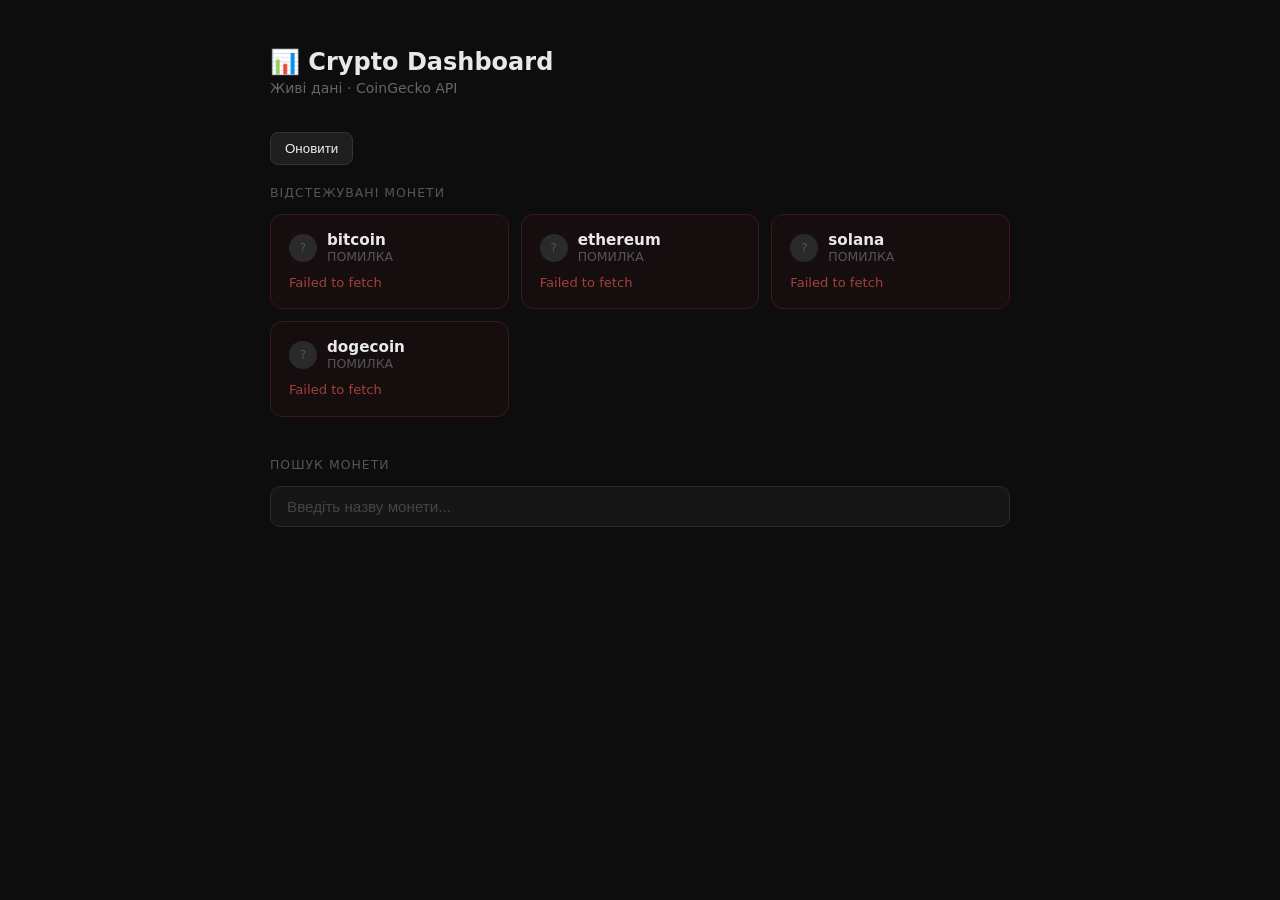
<file: lab11/index.html>
<!DOCTYPE html>
<html lang="uk">
<head>
  <meta charset="UTF-8">
  <title>Crypto Dashboard</title>
  <style>
    *, *::before, *::after { box-sizing: border-box; margin: 0; padding: 0; }

body {
  font-family: system-ui, sans-serif;
  background: #0d0d0d;
  color: #e8e8e8;
  max-width: 780px;
  margin: 48px auto;
  padding: 0 20px;
}

h1 { font-size: 1.5rem; margin-bottom: 4px; }
.subtitle { color: #666; font-size: 0.88rem; margin-bottom: 36px; }

/* --- Секція моніторингу --- */
.section-title {
  font-size: 0.78rem;
  text-transform: uppercase;
  letter-spacing: 0.08em;
  color: #555;
  margin-bottom: 14px;
}

.coins-grid {
  display: grid;
  grid-template-columns: repeat(auto-fill, minmax(220px, 1fr));
  gap: 12px;
  margin-bottom: 40px;
  min-height: 120px;
}

.coin-card {
  background: #161616;
  border: 1px solid #222;
  border-radius: 12px;
  padding: 16px 18px;
  position: relative;
}

.coin-card.loading {
  opacity: 0.4;
  animation: pulse 1.2s ease-in-out infinite;
}

.coin-card.error {
  border-color: #3a1a1a;
  background: #160e0e;
}

@keyframes pulse {
  0%, 100% { opacity: 0.4; }
  50%       { opacity: 0.15; }
}

.coin-header {
  display: flex;
  align-items: center;
  gap: 10px;
  margin-bottom: 10px;
}

.coin-icon { width: 28px; height: 28px; border-radius: 50%; }
.coin-icon-placeholder {
  width: 28px; height: 28px;
  border-radius: 50%;
  background: #2a2a2a;
  display: flex; align-items: center; justify-content: center;
  font-size: 0.75rem; color: #555;
}

.coin-name   { font-weight: 600; font-size: 0.95rem; }
.coin-symbol { font-size: 0.78rem; color: #555; text-transform: uppercase; }

.coin-price {
  font-size: 1.3rem;
  font-weight: 700;
  color: #f0c040;
  margin-bottom: 4px;
}

.coin-change {
  font-size: 0.82rem;
  font-weight: 500;
}
.coin-change.up   { color: #3dd68c; }
.coin-change.down { color: #e05c5c; }

.error-text {
  color: #a04040;
  font-size: 0.82rem;
  line-height: 1.4;
}

/* --- Пошук --- */
.search-wrap { position: relative; margin-bottom: 40px; }

.search-input {
  width: 100%;
  background: #161616;
  border: 1px solid #2a2a2a;
  color: #e8e8e8;
  border-radius: 10px;
  padding: 11px 16px;
  font-size: 0.95rem;
  outline: none;
  transition: border-color 0.2s;
}

.search-input:focus { border-color: #444; }
.search-input::placeholder { color: #444; }

.search-status {
  font-size: 0.8rem;
  color: #555;
  margin-top: 6px;
  min-height: 18px;
}

.search-results {
  list-style: none;
  margin-top: 10px;
}

.search-results li {
  display: flex;
  align-items: center;
  gap: 10px;
  padding: 9px 12px;
  border-radius: 8px;
  cursor: pointer;
  font-size: 0.9rem;
  transition: background 0.15s;
}

.search-results li:hover { background: #1e1e1e; }
.search-results li img   { width: 22px; height: 22px; border-radius: 50%; }
.result-sym { color: #555; font-size: 0.78rem; text-transform: uppercase; }

/* --- Стан помилки для всього блоку --- */
.block-error {
  background: #160e0e;
  border: 1px solid #3a1a1a;
  border-radius: 10px;
  padding: 14px 18px;
  color: #a04040;
  font-size: 0.88rem;
  margin-bottom: 16px;
}

  </style>
</head>
<body>
  <h1>📊 Crypto Dashboard</h1>
<p class="subtitle">Живі дані · CoinGecko API</p>

<button id="refresh-btn" style="
  margin-bottom: 20px;
  padding: 8px 14px;
  border-radius: 8px;
  border: 1px solid #333;
  background: #1e1e1e;
  color: #eee;
  cursor: pointer;
">
  Оновити
</button>

<!-- Блок 1: моніторинг конкретних монет -->
<div class="section-title">Відстежувані монети</div>
<div id="coins-grid" class="coins-grid">
  <!-- картки з'являться після завантаження -->
</div>

<!-- Блок 2: пошук -->
<div class="section-title">Пошук монети</div>
<div class="search-wrap">
  <input
    id="search-input"
    class="search-input"
    type="text"
    placeholder="Введіть назву монети..."
    autocomplete="off"
  />
  <div id="search-status" class="search-status"></div>
  <ul id="search-results" class="search-results"></ul>
</div>


  <script>
    const BASE = 'https://api.coingecko.com/api/v3'

async function apiFetch(path, signal = null) {
  const options = signal ? { signal } : {}
  const res = await fetch(BASE + path, options)

  if (!res.ok) {
    const err = new Error(`HTTP ${res.status}`)
    err.status = res.status
    throw err
  }

  return res.json()
}
function renderCoinCard(coin) {
  return `
    <div class="coin-card">
      <div class="coin-header">
        <img class="coin-icon" src="${coin.image}" alt="${coin.symbol}" />
        <div>
          <div class="coin-name">${coin.name}</div>
          <div class="coin-symbol">${coin.symbol}</div>
        </div>
      </div>
      <div class="coin-price">$${coin.current_price.toLocaleString('en-US')}</div>
      <div class="coin-change ${coin.price_change_percentage_24h >= 0 ? 'up' : 'down'}">
        ${coin.price_change_percentage_24h >= 0 ? '▲' : '▼'}
        ${Math.abs(coin.price_change_percentage_24h).toFixed(2)}% за 24г
      </div>
    </div>
  `
}

function renderErrorCard(coinId, message) {
  return `
    <div class="coin-card error">
      <div class="coin-header">
        <div class="coin-icon-placeholder">?</div>
        <div>
          <div class="coin-name">${coinId}</div>
          <div class="coin-symbol">помилка</div>
        </div>
      </div>
      <div class="error-text">${message}</div>
    </div>
  `
}
const COINS = ['bitcoin', 'ethereum', 'solana', 'dogecoin']

async function loadCoins() {
  const grid = document.getElementById('coins-grid')
  const btn  = document.getElementById('refresh-btn')

  // 🔒 блокуємо кнопку
  btn.disabled = true
  btn.textContent = 'Завантаження…'

  try {
    grid.innerHTML = COINS.map(id => `
      <div class="coin-card loading">
        <div class="coin-header">
          <div class="coin-icon-placeholder">…</div>
          <div>
            <div class="coin-name">${id}</div>
            <div class="coin-symbol">завантаження</div>
          </div>
        </div>
        <div class="coin-price">—</div>
      </div>
    `).join('')

    const promises = COINS.map(id =>
      apiFetch(`/coins/markets?vs_currency=usd&ids=${id}`)
        .then(data => data[0])
    )

    const results = await Promise.allSettled(promises)

    grid.innerHTML = results.map((result, i) => {
      if (result.status === 'fulfilled') {
        return renderCoinCard(result.value)
      } else {
        const msg = result.reason?.status === 429
          ? 'Забагато запитів. Зачекайте хвилину.'
          : result.reason?.message ?? 'Невідома помилка'
        return renderErrorCard(COINS[i], msg)
      }
    }).join('')

  } finally {
    // розблоковуємо кнопку ЗАВЖДИ
    btn.disabled = false
    btn.textContent = 'Оновити'
  }
}
function renderSearchResults(coins) {
  const list = document.getElementById('search-results')

  if (coins.length === 0) {
    list.innerHTML = '<li style="color:#555; cursor:default">Нічого не знайдено</li>'
    return
  }

  list.innerHTML = coins.slice(0, 6).map(coin => `
    <li>
      <img src="${coin.thumb}" alt="${coin.symbol}" />
      <span>${coin.name}</span>
      <span class="result-sym">${coin.symbol}</span>
    </li>
  `).join('')
}
let searchController = null

async function searchCoins(query) {
  const statusEl = document.getElementById('search-status')
  const listEl   = document.getElementById('search-results')

  if (!query.trim()) {
    listEl.innerHTML  = ''
    statusEl.textContent = ''
    return
  }

  // Скасовуємо попередній запит якщо він ще в дорозі
  if (searchController) {
    searchController.abort()
  }
  searchController = new AbortController()

  statusEl.textContent = 'Пошук…'

  try {
    const data = await apiFetch(`/search?query=${encodeURIComponent(query)}`, searchController.signal)
    renderSearchResults(data.coins)
    statusEl.textContent = `Знайдено: ${data.coins.length}`
  } catch (err) {
    if (err.name === 'AbortError') {
      // Запит скасований — це нормально, просто ігноруємо
      return
    }
    listEl.innerHTML     = ''
    statusEl.textContent = `Помилка: ${err.message}`
  }
}

let debounceTimer = null

document.getElementById('search-input').addEventListener('input', e => {
  clearTimeout(debounceTimer)
  debounceTimer = setTimeout(() => {
    searchCoins(e.target.value)
  }, 300)
})
loadCoins()
document.getElementById('refresh-btn').addEventListener('click', loadCoins)
  </script>
</body>
</html>
</file>
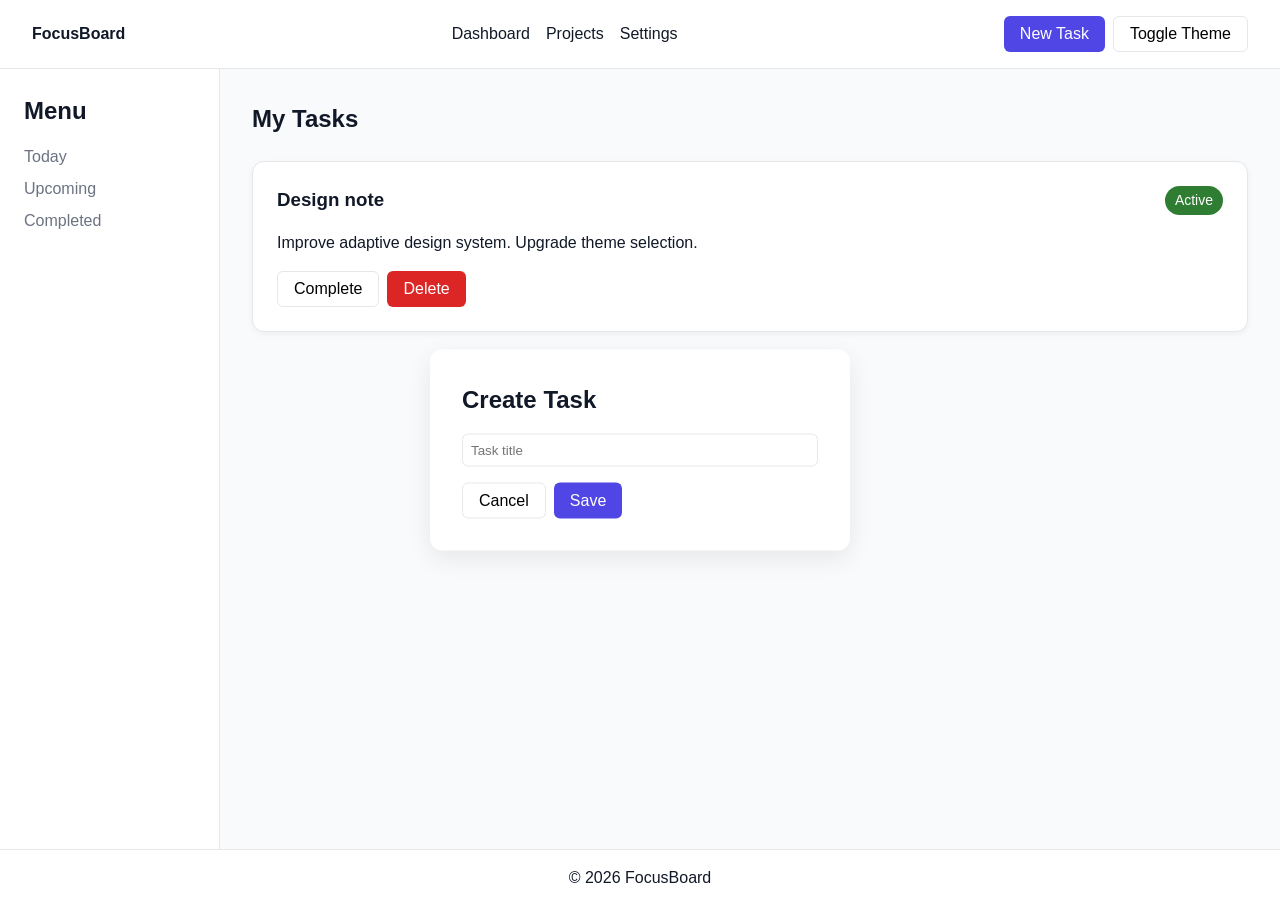
<file: lab3/index.html>
<!DOCTYPE html>
<html lang="uk">
<head>
  <meta charset="UTF-8">
  <meta name="viewport" content="width=device-width, initial-scale=1.0">
  <title>FocusBoard</title>

  <!-- Design System -->
  <link rel="stylesheet" href="tokens.css">
  <link rel="stylesheet" href="components.css">
  <link rel="stylesheet" href="styles.css">
</head>

<!-- MODAL OVERLAY -->
<div class="modal-overlay" hidden></div>

<!-- MODAL -->
<div 
  class="modal"
  role="dialog"
  aria-modal="true"
  aria-labelledby="taskModalTitle"
  hidden
>
  <h2 id="taskModalTitle">Create Task</h2>

  <input type="text" class="input" placeholder="Task title" />

  <div class="task-actions">
    <button class="btn-secondary" id="cancelTaskModal">Cancel</button>
    <button class="btn-primary">Save</button>
  </div>
</div>

<body>

  <!-- HEADER -->
  <header class="header" role="banner">
    <div class="logo"><strong>FocusBoard</strong></div>
    <nav class="nav" aria-label="Main navigation">
      <a href="#" class="nav-link">Dashboard</a>
      <a href="#" class="nav-link">Projects</a>
      <a href="#" class="nav-link">Settings</a>
    </nav>
    <div class="header-actions">
      <button class="btn-primary" id="openModal">New Task</button>
      <button class="btn-secondary" id="themeToggle">Toggle Theme</button>
    </div>
  </header>

  <!-- MAIN LAYOUT -->
  <main class="layout" role="main">
    <!-- Sidebar -->
    <aside class="sidebar" aria-label="Sidebar menu">
      <h2 class="sidebar-title">Menu</h2>
      <ul class="sidebar-menu">
        <li><a href="#" class="sidebar-link">Today</a></li>
        <li><a href="#" class="sidebar-link">Upcoming</a></li>
        <li><a href="#" class="sidebar-link">Completed</a></li>
      </ul>
    </aside>

    <!-- Task section -->
    <section class="task-list" aria-labelledby="task-heading">
      <h2 id="task-heading" class="section-title">My Tasks</h2>
      <!-- Task cards будуть додаватися пізніше -->
       
  <article class="task-card">
  <div class="task-header">
    <h3>Design note</h3>
    <span class="badge badge-success">Active</span>
  </div>
  <p>Improve adaptive design system. Upgrade theme selection.</p>
  <div class="task-actions">
    <button class="btn-secondary">Complete</button>
    <button class="btn-danger">Delete</button>
  </div>
</article>

    </section>
  </main>

  <!-- FOOTER -->
  <footer class="footer" role="contentinfo">
    <p>© 2026 FocusBoard</p>
  </footer>

</body>

<script>
  const themeToggle = document.getElementById('themeToggle');
const htmlEl = document.documentElement;

const openBtn = document.getElementById('openModal');
const modal = document.querySelector('.modal');
const overlay = document.querySelector('.modal-overlay');
const closeBtn = document.getElementById('cancelTaskModal');

let lastFocusedElement;

// тема
const savedTheme = localStorage.getItem('theme');
if (savedTheme) {
  htmlEl.setAttribute('data-theme', savedTheme);
}

themeToggle.addEventListener('click', () => {
  const currentTheme =
    htmlEl.getAttribute('data-theme') === 'dark' ? 'light' : 'dark';
  htmlEl.setAttribute('data-theme', currentTheme);
  localStorage.setItem('theme', currentTheme);
});

// OPEN MODAL
openBtn.addEventListener('click', () => {
  lastFocusedElement = document.activeElement;

  modal.hidden = false;
  overlay.hidden = false;

  document.body.style.overflow = 'hidden';

  const firstInput = modal.querySelector('input, button');
  firstInput.focus();
});

// CLOSE MODAL
function closeModal() {
  modal.hidden = true;
  overlay.hidden = true;

  document.body.style.overflow = '';

  if (lastFocusedElement) {
    lastFocusedElement.focus();
  }
}

closeBtn.addEventListener('click', closeModal);
overlay.addEventListener('click', closeModal);

// ESC
document.addEventListener('keydown', (e) => {
  if (e.key === 'Escape' && !modal.hidden) {
    closeModal();
  }
});

// FOCUS TRAP
modal.addEventListener('keydown', (e) => {
  if (e.key !== 'Tab') return;

  const focusable = modal.querySelectorAll(
    'a[href], button, textarea, input, select, [tabindex]:not([tabindex="-1"])'
  );

  const first = focusable[0];
  const last = focusable[focusable.length - 1];

  if (e.shiftKey) {
    if (document.activeElement === first) {
      e.preventDefault();
      last.focus();
    }
  } else {
    if (document.activeElement === last) {
      e.preventDefault();
      first.focus();
    }
  }
});
</script>

</html>
</file>
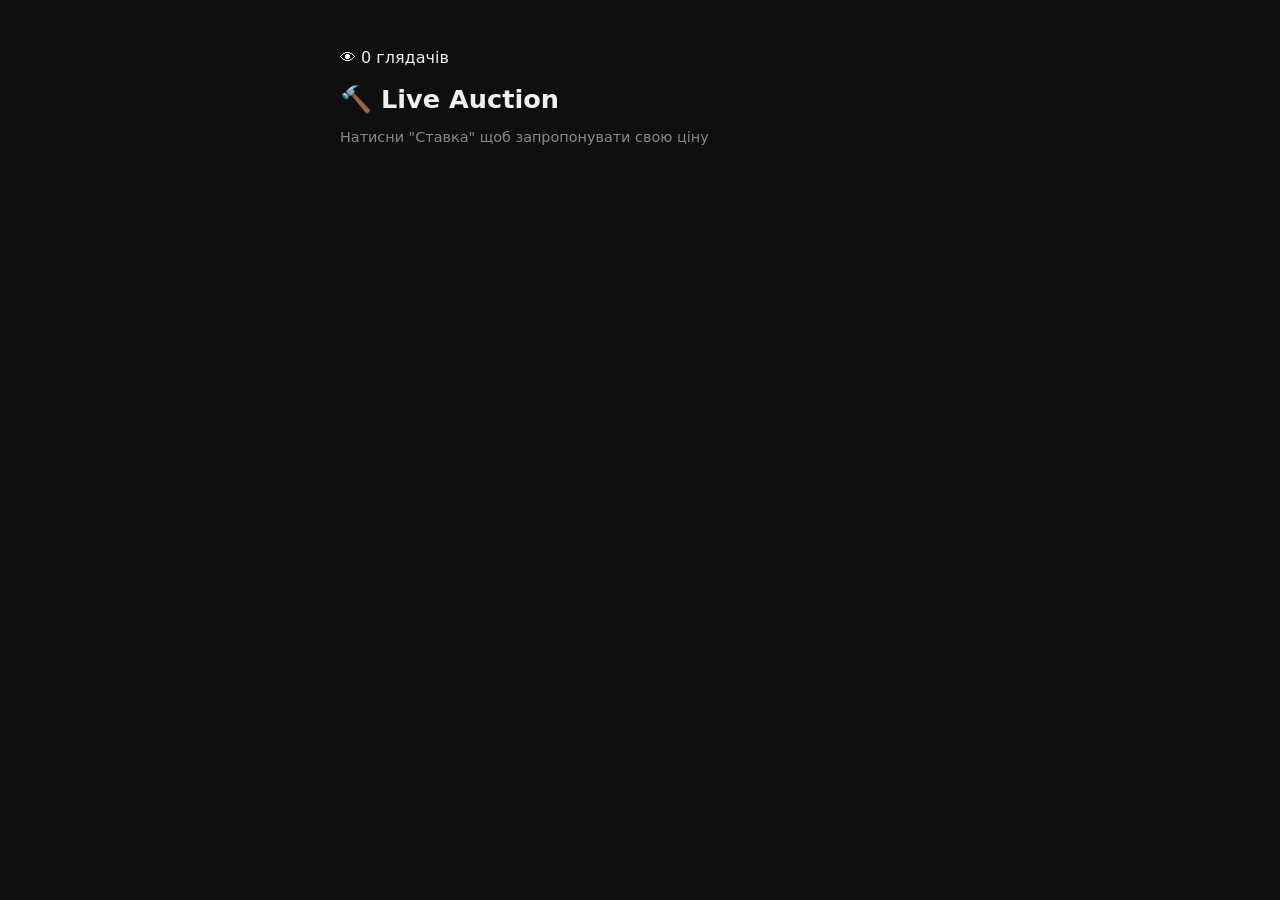
<file: LiveAuction/wwwroot/index.html>
<!DOCTYPE html>
<html lang="uk">
<head>
  <meta charset="UTF-8">
  <title>Live Auction</title>
  <div id="viewerCount">👁 0 глядачів</div>
  <style>
    *, *::before, *::after { box-sizing: border-box; }

    body {
      font-family: system-ui, sans-serif;
      background: #0f0f0f;
      color: #f0f0f0;
      max-width: 640px;
      margin: 48px auto;
      padding: 0 20px;
    }

    h1 { font-size: 1.6rem; margin-bottom: 8px; }
    .subtitle { color: #888; margin-bottom: 32px; font-size: 0.9rem; }

    .lot-card {
      background: #1a1a1a;
      border: 1px solid #2a2a2a;
      border-radius: 12px;
      padding: 20px 24px;
      margin-bottom: 16px;
    }

    .lot-header { display: flex; align-items: center; gap: 12px; margin-bottom: 12px; }
    .lot-emoji  { font-size: 2rem; }
    .lot-title  { font-weight: 600; font-size: 1.05rem; }

    .lot-price {
      font-size: 1.5rem;
      font-weight: 700;
      color: #f0b429;
      margin-bottom: 4px;
    }

    .lot-bidder { font-size: 0.82rem; color: #888; margin-bottom: 16px; }

    .bid-row { display: flex; gap: 8px; }

    input {
      background: #111;
      border: 1px solid #333;
      color: #f0f0f0;
      border-radius: 8px;
      padding: 9px 13px;
      font-size: 0.95rem;
    }

    input::placeholder { color: #555; }
    input.name-input { width: 130px; }
    input.amount-input { width: 110px; }

    button {
      background: #f0b429;
      color: #0f0f0f;
      border: none;
      border-radius: 8px;
      padding: 9px 16px;
      font-weight: 600;
      font-size: 0.9rem;
      cursor: pointer;
    }

    button:hover { opacity: 0.85; }

    .error { color: #e74c3c; font-size: 0.82rem; margin-top: 6px; }

    .new-bid-flash {
      border-color: #f0b429;
      transition: border-color 0.3s;
    }
  </style>
</head>
<body>

<h1>🔨 Live Auction</h1>
<p class="subtitle">Натисни "Ставка" щоб запропонувати свою ціну</p>

<div id="lots"></div>

<script>
  const API = 'http://localhost:5166/api/lots'
  const WS_URL = 'ws://localhost:5166/ws'

  // --- WebSocket ---
  let ws

  function connectWebSocket() {
    ws = new WebSocket(WS_URL)

    ws.onopen = () => {
      console.log('WebSocket підключено')
    }

    // Отримали повідомлення від сервера
    ws.onmessage = (event) => {
  const message = JSON.parse(event.data)

  if (message.type === 'bid_update') {
    updateLotCard(message.lot)
  }

  if (message.type === 'viewer_update') {
    document.getElementById('viewerCount').textContent =
      `👁 ${message.count} глядачів`
  }
}

    ws.onclose = () => {
      console.log('WebSocket відключено, перепідключення через 3с...')
      setTimeout(connectWebSocket, 3000)
    }

    ws.onerror = (err) => {
      console.error('WebSocket помилка:', err)
    }
  }

  // Оновлює ціну і лідера в конкретній картці без перемалювання всього списку
  function updateLotCard(lot) {
    const priceEl  = document.querySelector(`#lot-${lot.id} .lot-price`)
    const bidderEl = document.querySelector(`#lot-${lot.id} .lot-bidder`)
    const cardEl   = document.getElementById(`lot-${lot.id}`)

    if (!priceEl) return  // картки ще не намальовані

    priceEl.textContent  = `₴${lot.currentPrice.toLocaleString()}`
    bidderEl.textContent = lot.topBidder ? `Лідер: ${lot.topBidder}` : 'Ставок ще немає'

    // Короткий флеш щоб показати що ціна змінилась
    cardEl.classList.add('new-bid-flash')
    setTimeout(() => cardEl.classList.remove('new-bid-flash'), 800)
  }

  // --- REST ---
  async function loadLots() {
    const res = await fetch(API)
    const lots = await res.json()
    render(lots)
  }

  function render(lots) {
    document.getElementById('lots').innerHTML = lots.map(lot => `
      <div class="lot-card" id="lot-${lot.id}" onclick="loadLotDetails(${lot.id})">
        <div class="lot-header">
          <span class="lot-emoji">${lot.emoji}</span>
          <span class="lot-title">${lot.title}</span>
        </div>
        <div class="lot-price">₴${lot.currentPrice.toLocaleString()}</div>
        <div class="lot-bidder">
          ${lot.topBidder ? `Лідер: ${lot.topBidder}` : 'Ставок ще немає'}
        </div>
        <div class="bid-row">
          <input class="name-input"   id="name-${lot.id}"   placeholder="Ваше ім'я" />
          <input class="amount-input" id="amount-${lot.id}" placeholder="Сума" type="number" />
          <button onclick="placeBid(${lot.id})">Ставка ↑</button>
        </div>
        <div class="error" id="error-${lot.id}"></div>
      </div>
    `).join('')
  }

  async function loadLotDetails(id) {
    const res = await fetch(`${API}/${id}`)
    const lot = await res.json()
    console.log('Деталі лоту:', lot)
    }

  async function placeBid(lotId) {
    const bidder = document.getElementById(`name-${lotId}`).value.trim()
    const amount = Number(document.getElementById(`amount-${lotId}`).value)
    const errorEl = document.getElementById(`error-${lotId}`)
    errorEl.textContent = ''

    const res = await fetch(`${API}/${lotId}/bid`, {
      method: 'POST',
      headers: { 'Content-Type': 'application/json' },
      body: JSON.stringify({ bidder, amount })
    })

    if (!res.ok) {
      const data = await res.json()
      errorEl.textContent = data.error
      return
    }

    // Не робимо loadLots() — WebSocket вже доставить оновлення всім вкладкам
  }

  // Запуск
  connectWebSocket()
  loadLots()
</script>

</body>
</html>
</file>
<file: lab3/tokens.css>
:root {

  /* ===== COLORS (Semantic) ===== */
  --color-primary: #4f46e5;       /* Основний колір бренду */
  --color-primary-hover: #4338ca; /* Hover для кнопок і посилань */

  --color-danger: #dc2626;
  --color-danger-hover: #b91c1c;
  
  --color-success: #2e7d32;
  --color-warning: #FFC107;
  --color-warning-text: #000000;

  --color-bg: #f9fafb;       /* Фоновий колір сторінки */
  --color-surface: #ffffff;  /* Фон компонентів */
  
  --color-text: #111827;
  --color-text-secondary: #6b7280;
  --color-border: #e5e7eb;

  /* ===== TYPOGRAPHY ===== */
  --font-family: Inter, Arial, sans-serif;
  --font-size-base: 16px;
  --font-size-h2: 24px;
  --font-size-h3: 18px;
  --line-height-base: 1.5;

  /* ===== SPACING ===== (8px system) */
  --space-1: 8px;
  --space-2: 16px;
  --space-3: 24px;
  --space-4: 32px;

  /* ===== RADIUS ===== */
  --radius-sm: 6px;
  --radius-md: 12px;

  /* ===== SHADOW ===== */
  --shadow-sm: 0 2px 6px rgba(0,0,0,0.05);
  --shadow-md: 0 8px 24px rgba(0,0,0,0.08);
}

/* ===== DARK THEME ===== */
[data-theme="dark"] {
  --color-bg: #111827;
  --color-surface: #1f2937;
  --color-text: #f9fafb;
  --color-text-secondary: #9ca3af;
  --color-border: #374151;

  --color-primary: #6366f1;
  --color-primary-hover: #4f46e5;
}
</file>
<file: lab3/components.css>
/* Base button */
button {
  border: none;
  padding: var(--space-1) var(--space-2);
  border-radius: var(--radius-sm);
  cursor: pointer;
  font-size: var(--font-size-base);
  transition: 0.2s;
}

/* Primary button */
.btn-primary {
  background: var(--color-primary);
  color: var(--color-surface);
}
.btn-primary:hover {
  background: var(--color-primary-hover);
}

/* Secondary button */
.btn-secondary {
  background: var(--color-surface);
  border: 1px solid var(--color-border);
}

/* Danger button */
.btn-danger {
  background: var(--color-danger);
  color: var(--color-surface);
}
.btn-danger:hover {
  background: var(--color-danger-hover);
}

.input {
  padding: var(--space-1);
  border-radius: var(--radius-sm);
  border: 1px solid var(--color-border);
  width: 100%;
}

.badge {
  padding: 4px 10px;
  border-radius: 999px;
  font-size: 14px;
  font-weight: 500;
}
.badge-success { background: var(--color-success); color: white; }
.badge-warning { background: var(--color-warning); color: white; }

.task-card {
  background: var(--color-surface);
  border: 1px solid var(--color-border);
  border-radius: var(--radius-md);
  padding: var(--space-3);
  box-shadow: var(--shadow-sm);
  display: flex;
  flex-direction: column;
  gap: var(--space-2);
}

.task-header {
  display: flex;
  justify-content: space-between;
  align-items: center;
}

.task-actions {
  display: flex;
  gap: var(--space-1);
}

.task-list {
  flex: 1;
  padding: var(--space-4);
  display: flex;
  flex-direction: column;
  gap: var(--space-3);
}

.sidebar-link:hover {
  color: var(--color-primary);
}

.nav-link,
.sidebar-link {
  cursor: pointer;
}

.badge-success {
  background: var(--color-success);
  color: #ffffff;
}

.badge-warning {
  background: var(--color-warning);
  color: #000000;
}
</file>
<file: lab3/styles.css>
/* GLOBAL RESET */
* {
  margin: 0;
  padding: 0;
  box-sizing: border-box;
}

body {
  font-family: var(--font-family);
  background: var(--color-bg);
  color: var(--color-text);
  line-height: var(--line-height-base);
}

/* HEADER */
.header {
  display: flex;
  justify-content: space-between;
  align-items: center;
  padding: var(--space-2) var(--space-4);
  background: var(--color-surface);
  border-bottom: 1px solid var(--color-border);
}

.nav {
  display: flex;
  gap: var(--space-2);
}

.nav-link {
  text-decoration: none;
  color: var(--color-text);
}

.header-actions {
  display: flex;
  gap: var(--space-1);
}

/* LAYOUT */
.layout {
  display: flex;
  min-height: calc(100vh - 120px);
}

/* SIDEBAR */
.sidebar {
  width: 220px;
  background: var(--color-surface);
  border-right: 1px solid var(--color-border);
  padding: var(--space-3);
}

.sidebar-title {
  margin-bottom: var(--space-2);
}

.sidebar-menu {
  list-style: none;
  display: flex;
  flex-direction: column;
  gap: var(--space-1);
}

.sidebar-link {
  text-decoration: none;
  color: var(--color-text-secondary);
}

/* TASK SECTION */
.section-title {
  font-size: var(--font-size-h2);
}

/* FOOTER */
.footer {
  text-align: center;
  padding: var(--space-2);
  border-top: 1px solid var(--color-border);
  background: var(--color-surface);
}

/* THEME SWITCH */
html {
  transition: background-color 0.3s, color 0.3s;
}

/* RESPONSIVE */
@media (max-width: 768px) {
  .layout {
    flex-direction: column;
  }

  .sidebar {
    width: 100%;
  }

  .header {
    flex-direction: column;
    gap: var(--space-2);
  }
}

/* Button click effect */
button:active {
  transform: scale(1.16);
}

.modal-overlay {
  position: fixed;
  inset: 0;
  background: rgba(0, 0, 0, 0.5);
}

.modal {
  position: fixed;
  top: 50%;
  left: 50%;
  transform: translate(-50%, -50%);
  background: var(--color-surface);
  padding: var(--space-4);
  border-radius: var(--radius-md);
  max-width: 420px;
  width: 90%;
  box-shadow: var(--shadow-md);
  display: flex;
  flex-direction: column;
  gap: var(--space-2);
}
</file>
